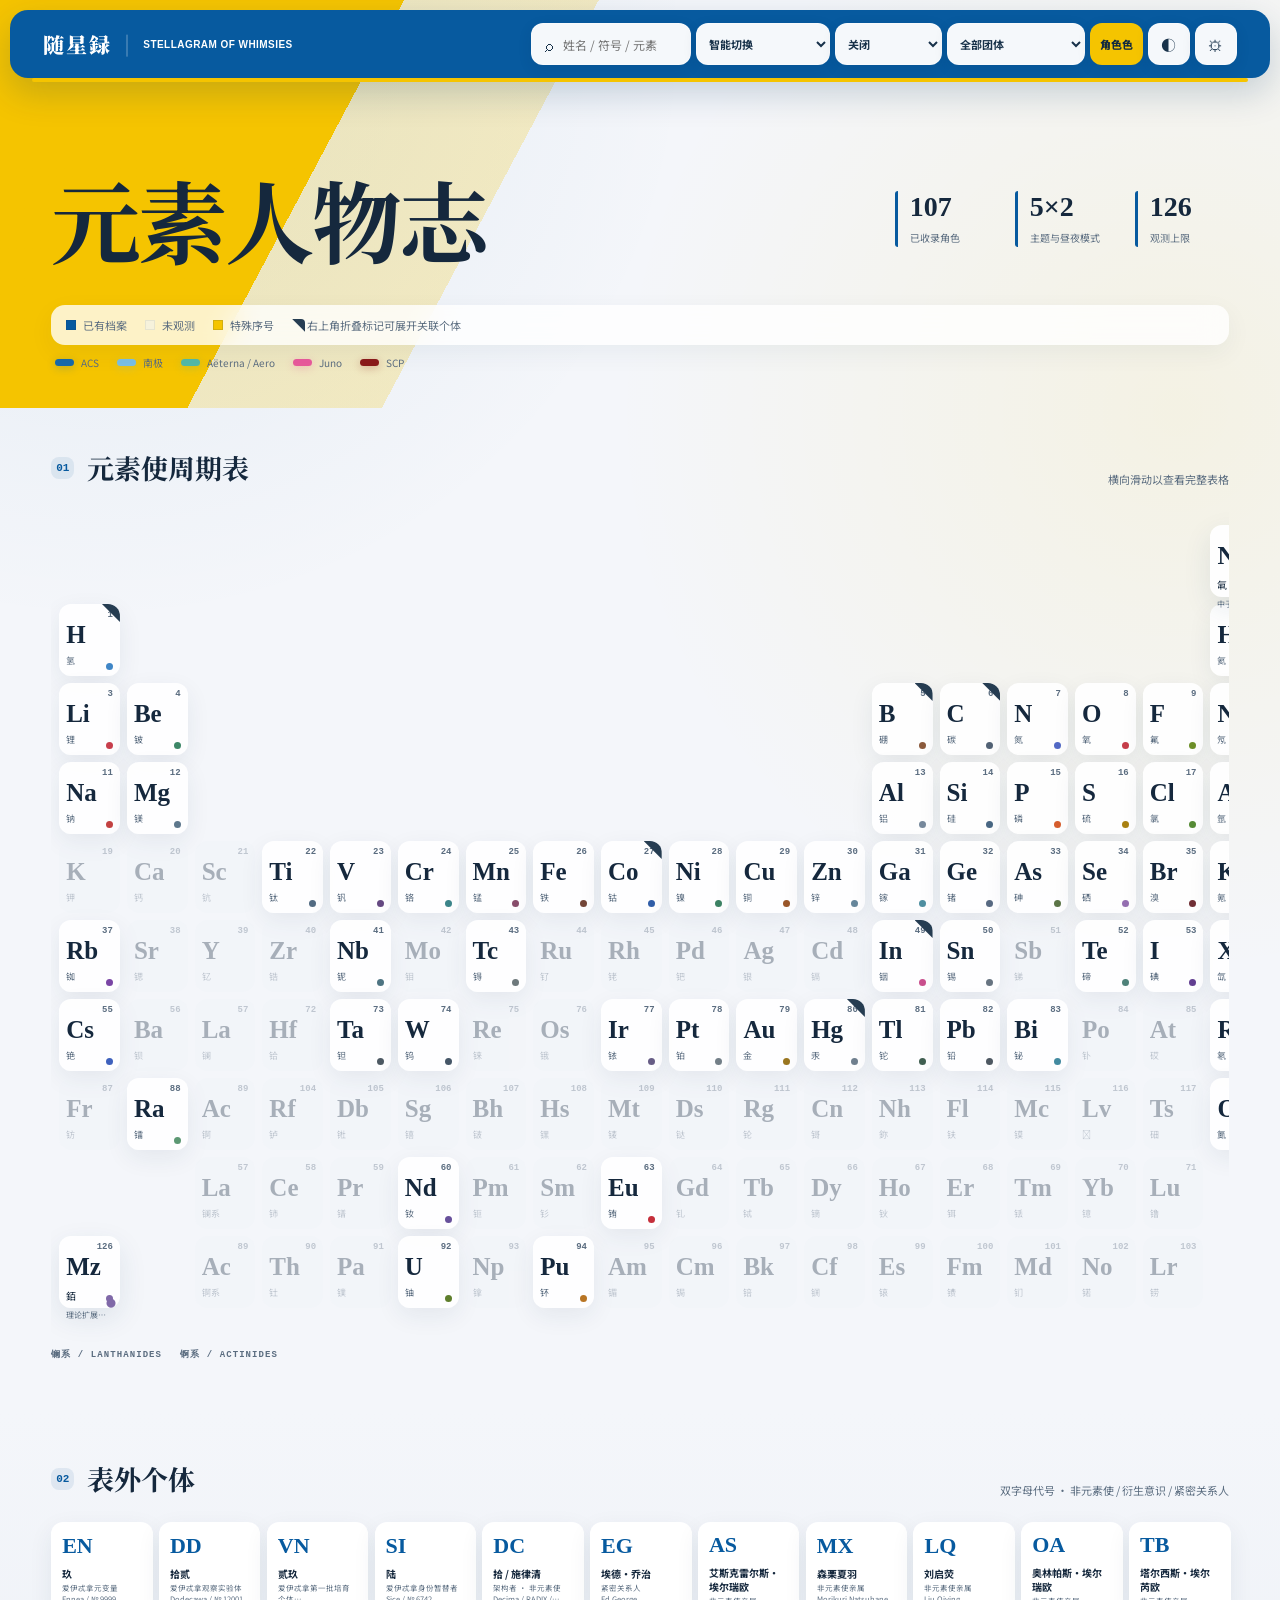
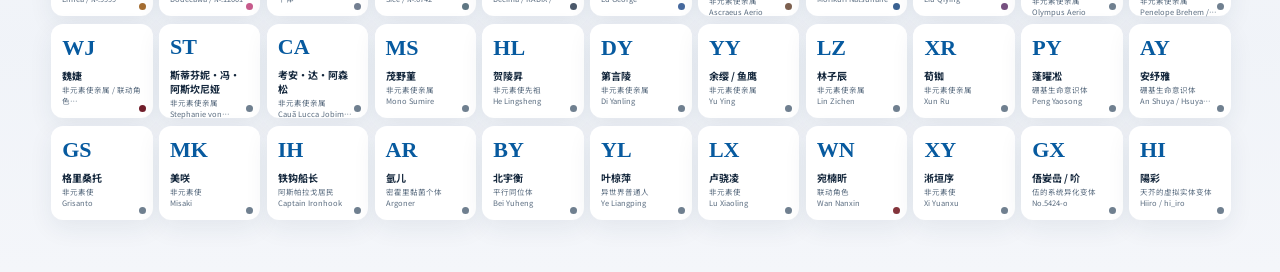
<file: index.html>
<!doctype html>
<html lang="zh-CN">
<head>
  <meta charset="utf-8">
  <meta name="viewport" content="width=device-width,initial-scale=1">
  <meta name="description" content="《随星录》元素使与关联人物交互设定集">
  <title>随星录 · 元素人物志</title>
  <link rel="stylesheet" href="styles.css?v=2.3">
</head>
<body data-theme="acs" data-mode="light">
  <header class="masthead">
    <a class="brand" href="#top" aria-label="返回顶部">
      <span class="brand-cn">随星録</span><span class="brand-divider">｜</span><span class="brand-en">STELLAGRAM OF WHIMSIES</span>
    </a>
    <nav class="toolbar" aria-label="显示设置">
      <label class="search"><span>⌕</span><input id="search" type="search" placeholder="姓名 / 符号 / 元素" autocomplete="off"></label>
      <label class="select-wrap">主题<select id="theme-select">
        <option value="smart">智能切换</option><option value="acs">ACS 档案馆</option>
        <option value="antarctic">南极观测站</option><option value="aero">Aëterna / Aero</option>
        <option value="juno">Juno / 甜蜜警戒</option><option value="scp">SCP / 基金会</option>
      </select></label>
      <label class="select-wrap">标记<select id="filter-select"><option value="off">关闭</option><option value="theme">主题归属</option><option value="gender">性别</option><option value="nation">国家 / 地区</option><option value="age">年龄段</option></select></label>
      <label class="select-wrap">团体<select id="group-select"><option value="all">全部团体</option></select></label>
      <button id="color-toggle" class="icon-btn text-btn active" type="button" aria-pressed="true">角色色</button>
      <button id="mode-toggle" class="icon-btn" type="button" aria-label="切换夜间模式">◐</button>
      <button id="debug-toggle" class="icon-btn" type="button" aria-label="进入调试模式">⚙</button>
    </nav>
  </header>

  <main id="top">
    <section class="hero">
      <div class="hero-grid">
        <div><h1>元素人物志</h1></div>
        <div class="hero-stats"><div><strong id="record-count">—</strong><span>已收录角色</span></div><div><strong>5×2</strong><span>主题与昼夜模式</span></div><div><strong>126</strong><span>观测上限</span></div></div>
      </div>
      <div id="legend" class="legend"><span><i class="dot active"></i>已有档案</span><span><i class="dot vacant"></i>未观测</span><span><i class="dot special"></i>特殊序号</span><span><b class="fold-key"></b> 右上角折叠标记可展开关联个体</span></div>
      <div class="theme-palette" aria-label="人物主题归属色卡"><span><i style="--swatch:#1769AA"></i>ACS</span><span><i style="--swatch:#79BFE5"></i>南极</span><span><i style="--swatch:#52B9A6"></i>Aëterna / Aero</span><span><i style="--swatch:#E85A9B"></i>Juno</span><span><i style="--swatch:#8B1A1A"></i>SCP</span></div>
    </section>

    <section class="table-section" aria-labelledby="table-title">
      <div class="section-head"><div><span class="index">01</span><h2 id="table-title">元素使周期表</h2></div><p>横向滑动以查看完整表格</p></div>
      <div class="table-scroll"><div id="periodic-table" class="periodic-table" role="grid" aria-label="元素使周期表"></div></div>
      <div class="series-label"><span>镧系 / LANTHANIDES</span><span>锕系 / ACTINIDES</span></div>
    </section>

    <section class="off-grid" aria-labelledby="off-title">
      <div class="section-head"><div><span class="index">02</span><h2 id="off-title">表外个体</h2></div><p>双字母代号 · 非元素使 / 衍生意识 / 紧密关系人</p></div>
      <div id="off-grid" class="off-grid-list"></div>
    </section>

  </main>

  <dialog id="profile-dialog" class="profile-dialog">
    <button class="dialog-close" type="button" aria-label="关闭">×</button>
    <div id="profile-content"></div>
  </dialog>
  <aside id="debug-bar" class="debug-bar" hidden><b>调试模式</b><span>可编辑空白元素与现有档案。</span><button id="add-off-grid" type="button">新增表外人物</button><button id="delete-entry" type="button">删除当前条目</button><button id="export-edits" type="button">导出修改 JS</button><button id="exit-debug" type="button">退出</button></aside>
  <div id="juno-floaters" class="juno-floaters" aria-hidden="true"></div>
  <div id="toast" class="toast" role="status" aria-live="polite"></div>
  <script src="data.js?v=2.3"></script>
  <script src="app.js?v=2.3"></script>
</body>
</html>
</file>
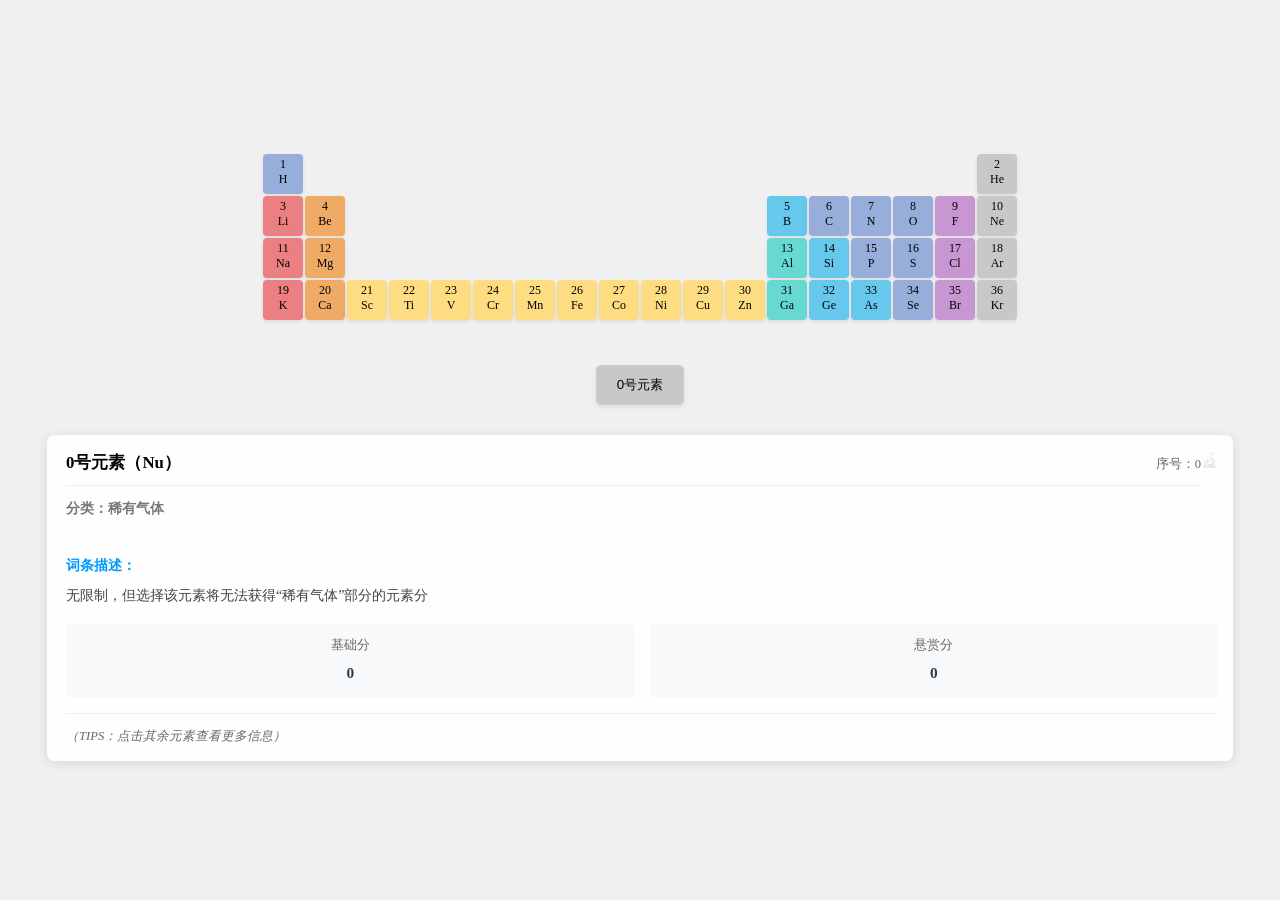
<file: 2025-elecon-table-new.html>
<html>
<head>
<style>
/* Basic */
body {
    min-height: 100vh;
    margin: 0;
    display: flex;
    flex-direction: column;
    justify-content: center;
    background: #f0f0f0;
}

.table-container {
    overflow-x: auto;
    padding: 20px;
    margin: 0 auto;
    max-width: 90vw;
}

.periodic-table {
    display: grid;
    grid-template-columns: repeat(18, 40px);
    gap: 2px;
    margin: 0 auto;
    border-radius: 8px;
    padding: 15px;
}

.element {
    aspect-ratio: 1;
    padding: 3px;
    text-align: center;
    font-size: 12px;
    border-radius: 4px;
    box-shadow: 0 2px 4px rgba(0,0,0,0.08);
    transition: all 0.2s;
    position: relative;
    cursor: pointer;
}

.alkali-metal { background: rgb(236,127,130); }
.alkaline-earth { background: rgb(239,170,102); }
.transition-metal { background: rgb(254,221,130); }
.post-transition { background: rgb(104,217,210); }
.metalloid { background: rgb(102,200,236); }
.nonmetal { background: rgb(151,174,219); }
.halogen { background: rgb(200,150,210); }
.noble-gas { background: rgb(200,200,200); }

.element::after {
    content: attr(data-category);
    position: absolute;
    bottom: calc(100% + 8px);
    left: 50%;
    transform: translateX(-50%);
    background: rgba(0,0,0,0.9);
    color: white;
    padding: 6px 10px;
    border-radius: 4px;
    font-size: 12px;
    white-space: nowrap;
    opacity: 0;
    transition: opacity 0.2s;
    pointer-events: none;
    box-shadow: 0 2px 8px rgba(0,0,0,0.2);
}

.element::before {
    content: '';
    position: absolute;
    bottom: calc(100% + 2px);
    left: 50%;
    border: 5px solid transparent;
    border-top-color: rgba(0,0,0,0.9);
    transform: translateX(-50%);
    opacity: 0;
    transition: opacity 0.2s;
}

.element:hover::after,
.element:hover::before {
    opacity: 1;
}

.element > br {
    display: block;
    margin: 2px 0;
    line-height: 1.2;
}

#info-box {
    width: 90%;
    min-height: 60px;
    margin: 20px auto;
    padding: 15px;
    background: rgba(255,255,255,0.95);
    border-radius: 8px;
    box-shadow: 0 2px 12px rgba(0,0,0,0.1);
    transition: all 0.3s ease;
    border-left: 4px solid transparent;
    font-size: 14px;
    line-height: 1.6;
}

#info-box::before {
    content: '🔬';
    float: right;
    opacity: 0.2;
}

.element.active {
    transform: scale(1.08);
    z-index: 10;
    box-shadow: 0 4px 12px rgba(0,0,0,0.2);
}

.info-header {
    display: flex;
    justify-content: space-between;
    align-items: center;
    border-bottom: 1px solid #eee;
    padding-bottom: 8px;
    margin-bottom: 12px;
}

.info-header h3 {
    margin: 0;
    font-size: 1.2em;
}

.atomic-number {
    color: #666;
    font-size: 0.9em;
}

.metrics-container {
    display: grid;
    grid-template-columns: repeat(2, 1fr);
    gap: 15px;
    margin: 15px 0;
}

.metric {
    background: #f8f9fa;
    padding: 12px;
    border-radius: 6px;
    text-align: center;
}

.metric label {
    display: block;
    color: #666;
    font-size: 0.9em;
    margin-bottom: 6px;
}

.metric .value {
    font-weight: bold;
    font-size: 1.1em;
    color: #2c3e50;
}

.remark {
    border-top: 1px solid #eee;
    padding-top: 12px;
}

.remark label {
    color: #666;
    font-size: 0.9em;
    font-style: italic;
}

.info-section label {
    color: rgb(0,154,255);
    font-weight: bold;
}

.info-section p {
    margin: 8px 0 0 0;
    color: #444;
}

.bounty-condition label {
    color: rgb(241,0,255);
    font-weight: bold;
}

.bounty-condition p {
    margin: 8px 0 0 0;
    color: #444;
}

.info-category {
    margin: 12px 0;
    font-weight: bold;
}

.category-metal { color: rgb(223, 42, 46); }
.category-nonmetal { color: rgb(0, 74, 255); }
.category-noble-gas { color: rgb(120, 120, 120); }

/* 新增按钮样式 */
#reset-to-zero {
    display: block;
    margin: 10px auto;
    padding: 10px 20px;
    background-color: rgb(200,200,200); /* 与稀有气体背景颜色一致 */
    border: 1px solid #ccc;
    border-radius: 5px;
    cursor: pointer;
    box-shadow: 0 2px 4px rgba(0,0,0,0.08); /* 与稀有气体阴影一致 */
}
</style>
</head>
<body>

<div class="table-container">
<div class="periodic-table">
    <!-- 第1周期 -->
    <div class="element nonmetal" data-period="1" style="grid-column:1" data-category="非金属(可作金属用)" title="氢">1<br>H</div>
    <div class="element noble-gas" data-period="1" style="grid-column:18" data-category="稀有气体" title="氦">2<br>He</div>

    <!-- 第2周期 -->
    <div class="element alkali-metal" data-period="2" style="grid-column:1" data-category="金属" title="锂">3<br>Li</div>
    <div class="element alkaline-earth" data-period="2" style="grid-column:2" data-category="金属" title="铍">4<br>Be</div>
    <div style="grid-column:3/13; grid-row:2"></div>
    <div class="element metalloid" data-period="2" style="grid-column:13" data-category="非金属" title="硼">5<br>B</div>
    <div class="element nonmetal" data-period="2" style="grid-column:14" data-category="非金属" title="碳">6<br>C</div>
    <div class="element nonmetal" data-period="2" style="grid-column:15" data-category="非金属" title="氮">7<br>N</div>
    <div class="element nonmetal" data-period="2" style="grid-column:16" data-category="非金属" title="氧">8<br>O</div>
    <div class="element halogen" data-period="2" style="grid-column:17" data-category="非金属" title="氟">9<br>F</div>
    <div class="element noble-gas" data-period="2" style="grid-column:18" data-category="稀有气体" title="氖">10<br>Ne</div>

    <!-- 第3周期 -->
    <div class="element alkali-metal" data-period="3" style="grid-column:1" data-category="金属" title="钠">11<br>Na</div>
    <div class="element alkaline-earth" data-period="3" style="grid-column:2" data-category="金属" title="镁">12<br>Mg</div>
    <div style="grid-column:3/13; grid-row:3"></div>
    <div class="element post-transition" data-period="3" style="grid-column:13" data-category="金属" title="铝">13<br>Al</div>
    <div class="element metalloid" data-period="3" style="grid-column:14" data-category="非金属" title="硅">14<br>Si</div>
    <div class="element nonmetal" data-period="3" style="grid-column:15" data-category="非金属" title="磷">15<br>P</div>
    <div class="element nonmetal" data-period="3" style="grid-column:16" data-category="非金属" title="硫">16<br>S</div>
    <div class="element halogen" data-period="3" style="grid-column:17" data-category="非金属" title="氯">17<br>Cl</div>
    <div class="element noble-gas" data-period="3" style="grid-column:18" data-category="稀有气体" title="氩">18<br>Ar</div>

    <!-- 第4周期 -->
    <div class="element alkali-metal" data-period="4" style="grid-column:1" data-category="金属" title="钾">19<br>K</div>
    <div class="element alkaline-earth" data-period="4" style="grid-column:2" data-category="金属" title="钙">20<br>Ca</div>
    <div class="element transition-metal" data-period="4" style="grid-column:3" data-category="金属" title="钪">21<br>Sc</div>
    <div class="element transition-metal" data-period="4" style="grid-column:4" data-category="金属" title="钛">22<br>Ti</div>
    <div class="element transition-metal" data-period="4" style="grid-column:5" data-category="金属" title="钒">23<br>V</div>
    <div class="element transition-metal" data-period="4" style="grid-column:6" data-category="金属" title="铬">24<br>Cr</div>
    <div class="element transition-metal" data-period="4" style="grid-column:7" data-category="金属" title="锰">25<br>Mn</div>
    <div class="element transition-metal" data-period="4" style="grid-column:8" data-category="金属" title="铁">26<br>Fe</div>
    <div class="element transition-metal" data-period="4" style="grid-column:9" data-category="金属" title="钴">27<br>Co</div>
    <div class="element transition-metal" data-period="4" style="grid-column:10" data-category="金属" title="镍">28<br>Ni</div>
    <div class="element transition-metal" data-period="4" style="grid-column:11" data-category="金属" title="铜">29<br>Cu</div>
    <div class="element transition-metal" data-period="4" style="grid-column:12" data-category="金属" title="锌">30<br>Zn</div>
    <div class="element post-transition" data-period="4" style="grid-column:13" data-category="金属" title="镓">31<br>Ga</div>
    <div class="element metalloid" data-period="4" style="grid-column:14" data-category="金属" title="锗">32<br>Ge</div>
    <div class="element metalloid" data-period="4" style="grid-column:15" data-category="非金属" title="砷">33<br>As</div>
    <div class="element nonmetal" data-period="4" style="grid-column:16" data-category="非金属" title="硒">34<br>Se</div>
    <div class="element halogen" data-period="4" style="grid-column:17" data-category="非金属" title="溴">35<br>Br</div>
    <div class="element noble-gas" data-period="4" style="grid-column:18" data-category="稀有气体" title="氪">36<br>Kr</div>
</div>
</div>
<button id="reset-to-zero">0号元素</button>
<div id="info-box">
    <div class="info-header">
        <h3>0号元素（Nu）</h3>
        <span class="atomic-number">序号：0</span>
    </div>
    <div class="info-category" style="color: rgb(120, 120, 120)">
        分类：稀有气体
    </div>
    <br>
    <div class="info-section">
        <label>词条描述：</label>
        <p>无限制，但选择该元素将无法获得“稀有气体”部分的元素分</p>
    </div>
    <div class="metrics-container">
        <div class="metric">
            <label>基础分</label>
            <div class="value">0</div>
        </div>
        <div class="metric">
            <label>悬赏分</label>
            <div class="value">0</div>
        </div>
    </div>
    <div class="remark">
        <label>（TIPS：点击其余元素查看更多信息）</label>
    </div>
</div>

<script>
document.addEventListener('DOMContentLoaded', () => {
    const infoBox = document.getElementById('info-box');
    const elements = document.querySelectorAll('.element');
    const initialInfoHTML = infoBox.innerHTML;

    const elementsData = {
        'H': {
            entryDescription: '文章主题与“起源”有关',
            bountyCondition: '文章类型为层级，且须带有“<a href="https://backrooms-wiki-cn.wikidot.com/system:page-tags/tag/c1%E6%8A%A5%E5%91%8A#pages" target="_blank">c1报告</a>”标签',
            weightCoefficient: 2,
            weightScore: 3,
            remark: '宇宙的起源。后室的起源。C层群的起源。'
        },
        'He': {
            entryDescription: '文章总字数（包括代码）在4003字符及以下',
            bountyCondition: '文章总字数（包括代码）在1008字符及以下',
            weightCoefficient: 1,
            weightScore: 5,
            remark: 'He原子量约为4.003，H原子量约为1.008。'
        },
        'Li': {
            entryDescription: '文章与“<a href="https://backrooms-wiki-cn.wikidot.com/the-e-p-b" target="_blank">正电子科技公司</a>”“<a href="https://backrooms-wiki-cn.wikidot.com/pallas-research-institute" target="_blank">帕拉斯研究所</a>” 或“<a href="https://backrooms-wiki-cn.wikidot.com/backrooms-robotics" target="_blank">后室机器人科技</a>”相关联',
            bountyCondition: '文章中不能出现晚于2000年的电子产品',
            weightCoefficient: 3,
            weightScore: 4,
            remark: '据非官方报告，后室中生产的80%的锂电池使用了E.P.B.的技术专利。'
        },
        'Be': {
            entryDescription: '文章带有“毒性”或“矿物关联”标签',
            bountyCondition: '文章与“<a href="https://backrooms-wiki-cn.wikidot.com/un-masked-canon-hub" target="_blank">揭开假面设定</a>”相关联',
            weightCoefficient: 4,
            weightScore: 2,
            remark: '铍的名字源于绿柱石；铍和其多数简单化合物有剧毒。'
        },
        'B': {
            entryDescription: '文章与至少3个层级<b>或</b>至少2个实体有紧密关联<i>（每个对象在文章中出现的次数不少于5次，下同）</i>',
            bountyCondition: '文章与至少3个层级<b>和</b>至少2个实体有紧密关联',
            weightCoefficient: 5,
            weightScore: 3,
            remark: '硼烷骨架中，相邻的3个硼原子通过共享2个电子形成三中心两电子键。'
        },
        'C': {
            entryDescription: '文章与C层群有关，且具有下列任一标签：人类关联、动物关联、植物关联、生化',
            bountyCondition: '文章中不出现任何地球上已知的生物（包括人类）',
            weightCoefficient: 6,
            weightScore: 4,
            remark: '生命的骨架元素。（C层群=碳层群？）'
        },
        'N': {
            entryDescription: '文章中强制出现一张空白透明的插图，大小和分辨率可自定。<i>（注：.png格式，全图填充为rgba(0, 0, 0, 0)色号）</i>',
            bountyCondition: '文章与N层群（日文分部）有关',
            weightCoefficient: 7,
            weightScore: 2.5,
            remark: '“这是一张纯净氮气的照片。”（N层群=氮层群？）'
        },
        'O': {
            entryDescription: '文章带有“生存难度宜居”标签',
            bountyCondition: '文章中除主角死亡外出现的所有角色全部存活',
            weightCoefficient: 8,
            weightScore: 2,
            remark: '人类赖以生存的气体，但浓度过高也会致命。'
        },
        'F': {
            entryDescription: '文章带有“生存难度死区”标签',
            bountyCondition: '文章中除主角外出现的所有角色全部非正常死亡',
            weightCoefficient: 9,
            weightScore: 3,
            remark: '令无数化学家命丧其手的死亡元素，最终被法国人莫瓦桑征服。'
        },
        'Ne': {
            entryDescription: '文章具有“科幻”标签',
            bountyCondition: '文章隶属“<a href="https://backrooms-wiki-cn.wikidot.com/simulation-canon" target="_blank">拟态设定</a>”，且所述内容隶属于第五纪元（公元3000-5000年）',
            weightCoefficient: 2,
            weightScore: 5,
            remark: '赛博朋克：视觉美学下的霓虹（Neon）浪潮。'
        },
        'Na': {
            entryDescription: '文章中出现一段激烈的冲突剧情',
            bountyCondition: '文章与<a href="https://backrooms-wiki-cn.wikidot.com/level-11" target="_blank">Level 11</a>或<a href="https://backrooms-wiki-cn.wikidot.com/level-c-11" target="_blank">Level C-11</a>有关',
            weightCoefficient: 4,
            weightScore: 1,
            remark: '“浮熔游响红。”'
        },
        'Mg': {
            entryDescription: '文章出现与魔鬼有关的要素',
            bountyCondition: '文章中出现<a href="https://backrooms-wiki-cn.wikidot.com/the-m-e-g" target="_blank">M.E.G.</a>，并扮演反派角色',
            weightCoefficient: 5,
            weightScore: 2,
            remark: '早期镁因易燃特性曾被用作“燃烧镜”材料，但因难以储存，一度被称为“魔鬼”金属。（不是因为拼音首字母“MG”！）'
        },
        'Al': {
            entryDescription: '文章与地球或前厅有关',
            bountyCondition: '文章为前厅的子层级、房间或散乱报告集（可参考：<a href="https://backrooms-wiki-cn.wikidot.com/gutenberg-cap" target="_blank">古登堡之都</a>）',
            weightCoefficient: 6,
            weightScore: 4,
            remark: '“氧硅铝铁钙”，铝是地壳中排行第一的金属。'
        },
        'Si': {
            entryDescription: '文章具有“计算机”标签',
            bountyCondition: '文章类型为实体，且须具有“智能”标签',
            weightCoefficient: 7,
            weightScore: 2,
            remark: '具有智能的机器人能被称作硅基生命吗？'
        },
        'P': {
            entryDescription: '文章为（或包含）一则怪谈',
            bountyCondition: '文章具有“中华”标签',
            weightCoefficient: 8,
            weightScore: 1.5,
            remark: '“那墓地里的森森白骨上，竟燃起了诡异的磷火……”'
        },
        'S': {
            entryDescription: '文章中出现与以下任一词汇有关的伏笔并回收：火山、火药或火盐',
            bountyCondition: '文章中出现时间线闭环',
            weightCoefficient: 9,
            weightScore: 3,
            remark: '一硫二硝三木炭。'
        },
        'Cl': {
            entryDescription: '文章出现海洋的概念，且所有内容情节发生在“海洋”中或“海面”上',
            bountyCondition: '上述条件中的“海洋”环境不能是真实的海洋，须是比喻或抽象的“海洋”（如“岩浆海”“狄拉克之海”“索拉里斯之海”）',
            weightCoefficient: 10,
            weightScore: 3,
            remark: '氯度是衡量海水组成的重要参数之一。'
        },
        'Ar': {
            entryDescription: '除达成其他元素词条的强制条件外，文章不使用任何额外配图',
            bountyCondition: '在上述条件下，文章还需遵循<a href="https://backrooms-wiki-cn.wikidot.com/2024-original-point-contest" target="_blank">一元复始竞赛</a>的竞赛规则。（违规不会取消参赛资格，仅影响此词条的判定）',
            weightCoefficient: 3,
            weightScore: 5,
            remark: '作者像氩气一样“懒惰”，以至于图片都懒得找——代码也不想敲。'
        },
        'K': {
            entryDescription: '文章与一篇<a href="https://backrooms-wiki-cn.wikidot.com/contest-archive-cn" target="_blank">历年竞赛</a>的冠军相关',
            bountyCondition: '文章同时与一篇历年竞赛的第三名相关',
            weightCoefficient: 5,
            weightScore: 3,
            remark: '1.“钾钙钠镁铝，锌铁锡铅氢，铜汞银铂金。”  2.“锂钠钾铷铯钫。”'
        },
        'Ca': {
            entryDescription: '文章带有“洞穴”标签，且生存难度等级为0、1或2',
            bountyCondition: '文章为任一<a href="https://backrooms-wiki-cn.wikidot.com/system:page-tags/tag/%E6%B4%9E%E7%A9%B4#pages" target="_blank">洞穴层级</a>的子区集',
            weightCoefficient: 6,
            weightScore: 1.5,
            remark: '洞穴里钟乳石等多种矿物的主要成分是碳酸钙。'
        },
        'Sc': {
            entryDescription: '文章中出现不完整的档案记录，且具有“格式错乱”标签',
            bountyCondition: '文章与<a href="https://backrooms-wiki-cn.wikidot.com/system:page-tags/tag/%E7%BE%A4%E5%B2%9B%E8%AE%BE%E5%AE%9A#pages" target="_blank">群岛设定</a>相关联',
            weightCoefficient: 6.5,
            weightScore: 1.5,
            remark: '钪稀散地分布于各种矿物中，恰如这残缺的线索一般难以捉摸。'
        },
        'Ti': {
            entryDescription: '文章与太空或航天技术有关，且具有“<a href="https://backrooms-wiki-cn.wikidot.com/system:page-tags/tag/%E4%BA%BA%E7%B1%BB%E5%A4%A9%E6%96%87%E5%AD%A6%E7%AE%A1%E7%90%86%E5%B1%80#pages" target="_blank">人类天文学管理局</a>”标签',
            bountyCondition: '文章与<a href="https://backrooms-wiki-cn.wikidot.com/level-78" target="_blank">Level 78</a>, <a href="https://backrooms-wiki-cn.wikidot.com/level-c-24" target="_blank">Level 110 (C-24)</a>或<a href="https://backrooms-wiki-cn.wikidot.com/level-599" target="_blank">Level 599</a>相关联',
            weightCoefficient: 6.5,
            weightScore: 2,
            remark: '钛被称为航天金属。'
        },
        'V': {
            entryDescription: '文章包含一篇神话故事',
            bountyCondition: '文章带有“故事”标签，且包含一篇已有神话故事的新编',
            weightCoefficient: 6.5,
            weightScore: 3.5,
            remark: '钒的名称Vanadium源自北欧神话中的女神 Vanadis。'
        },
        'Cr': {
            entryDescription: '文章中不出现任何描写颜色的词语',
            bountyCondition: '文章与<a href="https://backrooms-wiki-cn.wikidot.com/level-c-5" target="_blank">Level C-5</a>有紧密关联<i>（对象出现次数不少于5次）</i>',
            weightCoefficient: 6.5,
            weightScore: 4.5,
            remark: '纵使化合物色彩缤纷，金属铬仍留银灰本色。'
        },
        'Mn': {
            entryDescription: '文章中出现了不少于7处脚注',
            bountyCondition: '文章具有不少于7个附录',
            weightCoefficient: 6.5,
            weightScore: 3.5,
            remark: '锰元素的最高价态是+7价。'
        },
        'Fe': {
            entryDescription: '文章中描述一种“吸引”现象或关系',
            bountyCondition: '文章带有“<a href="https://backrooms-wiki-cn.wikidot.com/system:page-tags/tag/%E9%93%81%E6%8B%B3" target="_blank">铁拳</a>”标签',
            weightCoefficient: 6.5,
            weightScore: 4,
            remark: '铁具有铁磁性，能被磁铁吸引。'
        },
        'Co': {
            entryDescription: '文章使用“<a href="https://backrooms-wiki-cn.wikidot.com/theme:aero-glass" target="_blank">Aero Glass</a>”版式',
            bountyCondition: '全文文本描述中不出现任意 “蓝色”以外的颜色要素',
            weightCoefficient: 6.5,
            weightScore: 2.5,
            remark: '钴离子能使玻璃变蓝。'
        },
        'Ni': {
            entryDescription: '以“欺骗”为文章主题写作',
            bountyCondition: '文章为层级，且包含“宜居欺骗”或“死区欺骗”的情节',
            weightCoefficient: 6.5,
            weightScore: 1,
            remark: '中世纪欧洲矿工在开采红砷镍矿，误以为它是含铜矿物，但始终无法提炼出铜，认为是被“恶魔”（Nickel）欺骗。'
        },
        'Cu': {
            entryDescription: '在文章中描写一场祭祀活动',
            bountyCondition: '文章与“<a href="https://backrooms-wiki-cn.wikidot.com/the-lost" target="_blank">失落一族</a>”相关联',
            weightCoefficient: 6.5,
            weightScore: 1,
            remark: '铜曾用作铸造祭祀用的礼器。'
        },
        'Zn': {
            entryDescription: '在文章中引用一段中国古籍（明代及以前）中的话',
            bountyCondition: '全文用文言文写作，也包括古诗文（古体诗、近体诗、词、曲）的形式',
            weightCoefficient: 6.5,
            weightScore: 5,
            remark: '“凡倭铅（锌）古书本无之，乃近世所立名色。”——《天工开物》[明] 宋应星'
        },
        'Ga': {
            entryDescription: '文章与<a href="https://backrooms-wiki-cn.wikidot.com/level-75" target="_blank">Level 75</a>（“镓洞”）紧密关联<i>（对象出现次数不少于5次）</i>',
            bountyCondition: '文章不出现“镓”“Ga”“Gallium”及其他同义字词，且不带有“洞穴”标签',
            weightCoefficient: 7,
            weightScore: 3,
            remark: '字面意思：镓是一种熔点很低的金属，洞是一种常见的地质结构。'
        },
        'Ge': {
            entryDescription: '文章描述一种“预言”并成功应验',
            bountyCondition: '文章隶属“<a href="https://backrooms-wiki-cn.wikidot.com/backrooms-conspiracy" target="_blank">后室阴谋论</a>”设定',
            weightCoefficient: 8,
            weightScore: 3,
            remark: '门捷列夫预言中的“类硅”元素，被温克勒所验证。'
        },
        'As': {
            entryDescription: '文章（或档案）表现出明显的篡改痕迹，且使用“修正”生存难度',
            bountyCondition: '档案拥有不少于三个修改的版本',
            weightCoefficient: 9,
            weightScore: 3,
            remark: '“信口雌黄”中的“雌黄”指的是三硫化二砷。'
        },
        'Se': {
            entryDescription: '文章中出现两个（或以上）“月亮”的意象',
            bountyCondition: '文章带有“神性”或“rede实体”标签',
            weightCoefficient: 10,
            weightScore: 2,
            remark: '“硒”的名字Selenium源于希腊神话中的月亮女神Selene，她曾被罗马神话中的月亮女神Luna吞并。'
        },
        'Br': {
            entryDescription: '文章与其他世界观分支下的后室（包括但不限于Fandom 后室中文维基或阈限档案）有关，且需要带有“crossover”标签',
            bountyCondition: '文章同时与SCP基金会相关联',
            weightCoefficient: 11,
            weightScore: 5,
            remark: '前管理员Cambrian White曾调侃：为什么后室（BR）有两大主要站点？因为溴（Br₂）是双原子分子！'
        },
        'Kr': {
            entryDescription: '文章带有“隐秘系列”标签',
            bountyCondition: '文章不能带有“层级”标签',
            weightCoefficient: 4,
            weightScore: 3,
            remark: '“氪”的名字Krypton源于希腊语“κρυπτός”（kryptós），意为“隐藏的”或“秘密的”。（与超人的氪石无关！与氪金 [課金] 无关！）'
        },
    };

    function handleElementClick(event) {
        elements.forEach(el => el.classList.remove('active'));
        const element = event.currentTarget;
        element.classList.add('active');
        const category = element.dataset.category;
        const name = element.title;
        const symbol = element.querySelector('br').nextSibling.textContent;
        const number = element.firstChild.textContent;
        const categoryColorMap = {
            '金属': 'category-metal',
            '非金属': 'category-nonmetal',
            '稀有气体': 'category-noble-gas'
        };
        const data = elementsData[symbol] || {};
        infoBox.innerHTML = `
            <div class="info-header">
                <h3>${element.title}（${symbol}）</h3>
                <span class="atomic-number">序号：${element.firstChild.textContent}</span>
            </div>
            <div class="info-category ${categoryColorMap[category] || ''}">
                分类：${category}
            </div>
            <br>
            <div class="info-section">
                <label>词条描述：</label>
                <p>${data.entryDescription || '暂无描述'}</p>
            </div>
            ${data.bountyCondition ? `
            <br>
            <div class="bounty-condition">
                <label>悬赏条件：</label>
                <p>${data.bountyCondition}</p>
            </div>
            ` : ''}
            <div class="metrics-container">
                <div class="metric">
                    <label>基础分</label>
                    <div class="value">${data.weightCoefficient || '-'}</div>
                </div>
                <div class="metric">
                    <label>悬赏分</label>
                    <div class="value">${data.weightScore || '-'}</div>
                </div>
            </div>
            <div class="remark">
                <label>${data.remark || '无特殊备注'}</label>
            </div>
        `;
    }

    elements.forEach(element => {
        element.addEventListener('click', handleElementClick);
    });

    // 新增：点击“0号元素”按钮重置
    const resetButton = document.getElementById('reset-to-zero');
    resetButton.addEventListener('click', () => {
        elements.forEach(el => el.classList.remove('active'));
        infoBox.innerHTML = initialInfoHTML;
    });
});
</script>

</body>
</html>
</file>
<file: styles.css>
@import url('https://fonts.googleapis.com/css2?family=Noto+Sans+SC:wght@400;500;700;900&family=Noto+Serif+SC:wght@700;900&display=swap');
:root{--bg:#f4f6fa;--surface:#ffffff;--surface-2:#edf1f7;--ink:#15283d;--muted:#5b6d80;--line:rgba(26,57,89,.16);--accent:#075a9f;--accent-2:#f5c400;--on-accent:#fff;--card:#fff;--glass:rgba(255,255,255,.84);--radius:12px;--shadow:0 18px 48px rgba(20,47,78,.12);--font:"Noto Sans SC","Microsoft YaHei",sans-serif}
body[data-theme="antarctic"]{--bg:#e8f3fb;--surface:#f9fcff;--surface-2:#d9eaf6;--ink:#102c48;--muted:#526f88;--line:rgba(33,83,124,.16);--accent:#17699f;--accent-2:#8bc8e8;--on-accent:#fff;--card:#f7fbff;--radius:15px;--shadow:0 20px 54px rgba(15,61,96,.13)}
body[data-theme="aero"]{--bg:#dceff5;--surface:rgba(249,254,255,.58);--surface-2:rgba(209,235,242,.48);--ink:#153b4d;--muted:#496b78;--line:rgba(255,255,255,.66);--accent:#087f9f;--accent-2:#58a64b;--on-accent:#fff;--card:rgba(255,255,255,.42);--glass:rgba(255,255,255,.36);--radius:24px;--shadow:0 24px 64px rgba(21,85,108,.16),inset 0 1px 0 rgba(255,255,255,.92)}
body[data-theme="juno"]{--bg:#fff0f6;--surface:#fffafd;--surface-2:#ffd7e8;--ink:#4c2639;--muted:#91677b;--line:#eda9c7;--accent:#f14f96;--accent-2:#ffd32a;--card:#fff8fc;--radius:12px;--shadow:0 18px 45px rgba(219,62,132,.2)}
body[data-theme="scp"]{--bg:#e9e9e7;--surface:#f8f8f5;--surface-2:#d9d9d5;--ink:#202020;--muted:#626262;--line:#a8a8a4;--accent:#8b1a1a;--accent-2:#111;--card:#f4f4f1;--radius:0;--shadow:8px 10px 0 rgba(0,0,0,.18)}
body[data-mode="dark"]{--bg:#081421;--surface:#112438;--surface-2:#192e45;--ink:#f1f6fb;--muted:#b0bfd0;--line:rgba(185,211,235,.18);--accent:#70b9ee;--accent-2:#f0c933;--on-accent:#071522;--card:#12273b;--glass:rgba(13,32,51,.84);--shadow:0 22px 60px rgba(0,0,0,.38)}
body[data-theme="antarctic"][data-mode="dark"]{--bg:#061625;--surface:#0c263b;--surface-2:#14344d;--ink:#f2f9ff;--muted:#aac2d5;--line:rgba(155,202,232,.2);--accent:#73b9e2;--accent-2:#356f98;--on-accent:#071522;--card:#0e2940}
body[data-theme="aero"][data-mode="dark"]{--bg:#071b26;--surface:rgba(16,43,57,.64);--surface-2:rgba(31,68,82,.52);--ink:#f2fbff;--muted:#b2ccd5;--line:rgba(211,242,255,.2);--accent:#67c9df;--accent-2:#79ba68;--on-accent:#071820;--card:rgba(17,48,63,.46);--glass:rgba(12,42,56,.46)}
body[data-theme="juno"][data-mode="dark"]{--bg:#260f1d;--surface:#351426;--surface-2:#572039;--ink:#fff3f9;--muted:#dca8be;--line:#74344f;--accent:#ff72ae;--accent-2:#ebc83b;--card:#39162a}
body[data-theme="scp"][data-mode="dark"]{--bg:#111;--surface:#1e1e1d;--surface-2:#2b2b29;--ink:#f0f0ec;--muted:#aaa;--line:#555;--accent:#d04444;--accent-2:#eee;--card:#20201f;--shadow:8px 10px 0 #000}
*{box-sizing:border-box}html{scroll-behavior:smooth}body{margin:0;background:var(--bg);color:var(--ink);font-family:var(--font);transition:background .35s,color .35s}button,input,select{font:inherit}.masthead{min-height:78px;position:sticky;top:0;z-index:100;display:flex;align-items:center;justify-content:space-between;gap:24px;padding:12px clamp(18px,4vw,68px);background:#07589c;color:#fff;border-bottom:8px solid #ffd43b;box-shadow:0 5px 16px rgba(0,36,76,.25)}.brand{color:inherit;display:flex;gap:11px;align-items:center;text-decoration:none;flex:0 0 auto}.brand-mark{display:grid;place-items:center;width:42px;height:42px;background:#ffd43b;color:#07589c;font:900 24px Georgia;border-radius:2px}.brand b{display:block;letter-spacing:.11em;font-size:14px}.brand small{display:block;color:rgba(255,255,255,.76);font-size:9px;letter-spacing:.16em;margin-top:3px}.toolbar{position:relative;z-index:105;display:flex;gap:8px;align-items:center;justify-content:flex-end}.toolbar>*{position:relative;z-index:106;pointer-events:auto}.search{display:flex;gap:8px;align-items:center;background:#fff;color:#24384c;border:1px solid rgba(255,255,255,.55);height:40px;padding:0 12px;border-radius:3px}.search input{border:0;outline:0;background:transparent;color:inherit;width:150px}.select-wrap{font-size:11px;color:#fff;display:flex;align-items:center;gap:5px;white-space:nowrap}.select-wrap select,.icon-btn{height:40px;border:1px solid rgba(255,255,255,.5);background:#fff;color:#18324a;border-radius:3px;padding:0 9px;cursor:pointer}.icon-btn{min-width:40px;font-size:17px}.text-btn{font-size:11px;width:auto}.text-btn.active{background:#ffd43b;color:#102b47;border-color:#ffd43b;font-weight:800}.hero,.table-section,.off-grid{max-width:1500px;margin:auto;padding-left:clamp(18px,4vw,68px);padding-right:clamp(18px,4vw,68px)}.hero{max-width:none;padding-top:64px;padding-bottom:34px;background:linear-gradient(115deg,#ffd43b 0 33%,transparent 33%)}.hero>*,.hero-grid{max-width:1364px;margin-left:auto;margin-right:auto}.eyebrow{font-size:11px;color:var(--accent);font-weight:900;letter-spacing:.17em}.hero-grid{display:grid;grid-template-columns:1fr auto;gap:48px;align-items:end;border-bottom:1px solid var(--line);padding:20px 0 34px}.hero h1{font:700 clamp(44px,7vw,90px)/.95 Georgia,"Noto Serif SC",serif;margin:0 0 22px;letter-spacing:-.05em}.hero p{font-size:15px;line-height:1.85;max-width:680px;color:var(--muted);margin:0}.hero-stats{display:flex;gap:26px}.hero-stats div{min-width:94px;border-left:4px solid var(--accent);padding-left:12px}.hero-stats strong{display:block;font:700 28px Georgia}.hero-stats span{color:var(--muted);font-size:10px}.legend{display:flex;flex-wrap:wrap;gap:18px;margin-top:18px;color:var(--muted);font-size:11px}.dot{display:inline-block;width:10px;height:10px;margin-right:7px;border:1px solid var(--line)}.dot.active{background:var(--accent)}.dot.vacant{background:var(--surface-2);opacity:.45}.dot.special{background:var(--accent-2)}.table-section,.off-grid{padding-top:46px;padding-bottom:52px}.section-head{display:flex;align-items:end;justify-content:space-between;margin-bottom:24px}.section-head>div{display:flex;align-items:center;gap:13px}.section-head h2{font:700 27px Georgia,"Noto Serif SC",serif;margin:0}.section-head p{margin:0;color:var(--muted);font-size:11px}.index{font:800 11px monospace;color:var(--accent);border:1px solid var(--accent);padding:5px}.special-strip{display:grid;grid-template-columns:220px 1fr;align-items:stretch;border:1px solid var(--line);background:var(--surface-2);margin:0 4px 18px;padding:10px}.special-strip-title{padding:10px 14px;border-right:1px solid var(--line)}.special-strip-title b{display:block;font-size:12px}.special-strip-title span{display:block;color:var(--muted);font-size:9px;line-height:1.5;margin-top:5px}.special-strip>div:last-child{display:flex;gap:8px;padding-left:12px}.special-card{position:relative;width:130px;min-height:70px;text-align:left;padding:9px 12px;border:1px solid var(--line);background:var(--surface);color:var(--ink);cursor:pointer}.special-card::before,.element-card.filled::before,.off-card::before{content:"";position:absolute;inset:0 auto 0 0;width:4px;background:var(--character)}.special-card strong{font:800 24px Georgia;display:block}.special-card>span:not(.element-number){font-size:10px}.special-card small{display:block;color:var(--muted);font-size:8px;margin-top:4px}.table-scroll{overflow:auto;padding:10px 4px 36px}.periodic-table{min-width:1220px;display:grid;grid-template-columns:repeat(18,minmax(56px,1fr));grid-template-rows:repeat(9,72px);gap:6px}.element-card,.off-card,.satellite{position:relative;border:1px solid var(--line);background:var(--card);color:var(--ink);text-align:left;transition:transform .18s,border-color .18s,box-shadow .18s,opacity .18s}.element-card{padding:7px;cursor:pointer;overflow:visible}.element-card:hover,.element-card:focus-visible,.off-card:hover,.special-card:hover{z-index:30;transform:translateY(-3px);border-color:var(--accent);box-shadow:0 8px 23px color-mix(in srgb,var(--accent) 22%,transparent);outline:0}.element-card.vacant{opacity:.27;background:var(--surface-2);cursor:default}.element-card.vacant:hover{transform:none;box-shadow:none;border-color:var(--line)}.element-number{font:700 9px monospace;color:var(--muted);position:absolute;top:6px;right:7px}.element-symbol{display:block;font:700 25px/1 Georgia;margin-top:11px}.element-name{display:block;font-size:9px;color:var(--muted);white-space:nowrap;overflow:hidden;text-overflow:ellipsis;margin-top:7px}.archive-mark{position:absolute;right:6px;bottom:5px;color:var(--character);font-size:8px}.has-satellite::after{content:"＋";position:absolute;left:6px;bottom:3px;color:var(--accent);font-weight:bold}.satellites{visibility:hidden;opacity:0;pointer-events:none;position:absolute;left:calc(100% + 10px);top:-1px;display:flex;gap:6px;z-index:90;padding:0 0 10px;transition:opacity .15s}.satellites::before{content:"";position:absolute;right:100%;top:0;width:12px;height:100%}.has-satellite:hover .satellites,.has-satellite:focus-within .satellites{visibility:visible;opacity:1;pointer-events:auto}.satellite{width:92px;height:74px;padding:8px;background:var(--surface);border-color:var(--accent);border-radius:var(--radius);cursor:pointer;box-shadow:var(--shadow)}.satellite b{font:700 19px Georgia}.satellite small,.satellite em{display:block;font-size:8px;margin-top:4px}.satellite em{font-style:normal;color:var(--muted)}.series-label{display:flex;gap:18px;color:var(--muted);font:700 9px monospace;letter-spacing:.12em}.off-grid{background:linear-gradient(180deg,transparent,var(--surface-2),transparent)}.off-grid-list{display:grid;grid-template-columns:repeat(auto-fit,minmax(180px,1fr));gap:9px}.off-card{min-height:112px;padding:16px;border-radius:var(--radius);cursor:pointer}.off-code{font:700 27px Georgia;color:var(--accent)}.off-card h3{font-size:13px;margin:11px 0 4px}.off-card p{font-size:9px;color:var(--muted);margin:0;line-height:1.55}.off-card.aero{background:linear-gradient(135deg,var(--surface),color-mix(in srgb,#75c94b 15%,var(--surface)))}.off-card.juno{background:linear-gradient(135deg,var(--surface),#ffd7e8)}.off-card.scp{border-top:4px solid #8b1a1a}.profile-dialog{width:min(1100px,95vw);max-height:92vh;padding:0;border:1px solid var(--line);background:var(--surface);color:var(--ink);border-radius:var(--radius);box-shadow:var(--shadow);overflow:auto}.profile-dialog::backdrop{background:rgba(2,12,22,.7);backdrop-filter:blur(7px)}.dialog-close{position:sticky;float:right;top:12px;right:12px;z-index:10;width:38px;height:38px;border:1px solid var(--line);background:var(--surface);color:var(--ink);border-radius:50%;font-size:24px;cursor:pointer}.profile-layout{display:grid;grid-template-columns:minmax(0,1fr) 360px;gap:0;min-height:690px;--character:var(--profile-accent)}.profile-main{padding:48px 44px}.profile-kicker{font:800 10px monospace;color:var(--profile-accent);letter-spacing:.17em}.name-stack{padding-bottom:24px;border-bottom:1px solid var(--line);margin:13px 0 23px}.name-stack h2{font:800 clamp(33px,5vw,55px)/1.08 "Noto Sans SC",sans-serif;margin:0;color:var(--ink)}.native-name{font-size:17px;font-weight:600;margin-top:9px}.english-name{font:italic 14px Georgia,serif;color:var(--muted);margin-top:5px}.element-brief{border-left:5px solid var(--profile-accent);padding:11px 15px;background:var(--surface-2);font-size:12px;line-height:1.7;margin-bottom:28px}.bio h3,.relations h3{font-size:12px;letter-spacing:.1em;color:var(--profile-accent);border-bottom:2px solid var(--profile-accent);padding-bottom:7px;margin:28px 0 12px}.bio p{font:15px/1.95 Georgia,"Noto Serif SC",serif;margin:0}.relations ul{list-style:none;padding:0;margin:0;display:grid;gap:8px}.relations li{display:flex;align-items:center;gap:9px;border-bottom:1px dotted var(--line);padding-bottom:8px;font-size:12px}.relations li span{color:var(--muted)}.person-link{border:1px solid var(--profile-accent);background:color-mix(in srgb,var(--profile-accent) 10%,var(--surface));color:var(--ink);padding:4px 8px;border-radius:3px;cursor:pointer;font-weight:700}.infobox{border-left:1px solid var(--line);background:var(--surface-2);padding:28px 18px}.infobox-title{background:var(--profile-accent);color:#fff;padding:12px;display:flex;align-items:center;justify-content:space-between;text-shadow:0 1px 2px rgba(0,0,0,.3)}.infobox-title b{font:800 25px Georgia}.infobox-title span{font-size:12px;font-weight:700}.media-panel{display:grid;gap:8px;margin:10px 0}.media-panel.with-image{grid-template-columns:1fr 1fr}.character-image{margin:0;min-height:280px;background:var(--surface);border:1px solid var(--line)}.character-image img{width:100%;height:100%;object-fit:cover}.atom-panel{background:var(--surface);border:1px solid var(--line);min-height:330px;display:grid;place-items:center;padding:8px;overflow:hidden}.true-atom{width:304px;height:304px;position:relative;display:grid;place-items:center}.nucleus{position:absolute;z-index:4;width:50px;height:50px;border-radius:50%;display:grid;place-items:center;background:var(--profile-accent);color:#fff;font:700 16px Georgia;box-shadow:0 0 24px color-mix(in srgb,var(--profile-accent) 45%,transparent)}.shell{position:absolute;left:50%;top:50%;transform:translate(-50%,-50%);border:1px solid color-mix(in srgb,var(--ink) 35%,transparent);border-radius:50%}.electron{position:absolute;z-index:5;left:50%;top:50%;width:0;height:0;transform:rotate(var(--angle)) translateX(var(--radius))}.electron b{display:block;width:6px;height:6px;margin:-3px;border-radius:50%;background:var(--profile-accent);box-shadow:0 0 4px var(--profile-accent);transform:rotate(var(--counter))}.true-atom.neutron .nucleus{background:#697887}.true-atom.unknown>b{font-size:34px;color:var(--muted)}.shell-counts{text-align:center;font:700 10px monospace;color:var(--muted);padding:4px}.shell-counts span{font-weight:400}.placeholder{min-height:280px;display:grid;place-items:center;border:1px dashed var(--line);background:var(--surface)}.placeholder span{font:700 55px Georgia;color:var(--muted);opacity:.4}.infobox table{border-collapse:collapse;width:100%;background:var(--surface);font-size:11px}.infobox th,.infobox td{border:1px solid var(--line);padding:8px;vertical-align:top;line-height:1.5}.infobox th{width:84px;background:color-mix(in srgb,var(--profile-accent) 12%,var(--surface));text-align:left}.color-chip{display:inline-block;width:24px;height:14px;border:1px solid var(--line);vertical-align:middle;margin-right:7px}.color-row code{font-size:10px}.color-row input{width:28px;height:20px;padding:0;border:0;float:right}.debug-bar{position:fixed;z-index:200;left:50%;bottom:18px;transform:translateX(-50%);display:flex;align-items:center;gap:12px;background:#171717;color:#fff;padding:10px 14px;border:2px solid #ffd43b;box-shadow:0 8px 35px rgba(0,0,0,.35);font-size:11px}.debug-bar[hidden]{display:none}.debug-bar button{background:#ffd43b;border:0;padding:6px 10px;cursor:pointer}.debug-bar button:last-child{background:#ddd}.profile-layout [contenteditable="true"]{outline:1px dashed #f14f96;outline-offset:3px;background:rgba(255,220,235,.2)}.toast{position:fixed;left:50%;bottom:24px;transform:translate(-50%,30px);opacity:0;background:var(--ink);color:var(--bg);padding:10px 16px;border-radius:99px;font-size:12px;transition:.25s;z-index:220}.toast.show{opacity:1;transform:translate(-50%,0)}.search-hidden{opacity:.06!important;pointer-events:none}body:not([data-filter="off"]) .element-card.filled,body:not([data-filter="off"]) .off-card,body:not([data-filter="off"]) .special-card{border-top:6px solid var(--filter-color);background:color-mix(in srgb,var(--filter-color) 14%,var(--card))}.character-colors-off .element-card.filled::before,.character-colors-off .off-card::before,.character-colors-off .special-card::before{display:none}.character-colors-off .archive-mark{color:var(--accent)}
/* Aero: layered liquid glass, specular highlights and soft depth. */
body[data-theme="aero"]::before,body[data-theme="aero"]::after{content:"";position:fixed;pointer-events:none;z-index:-1;border-radius:50%;filter:blur(2px)}body[data-theme="aero"]::before{width:520px;height:520px;right:-120px;top:80px;background:radial-gradient(circle at 35% 30%,rgba(255,255,255,.85),rgba(55,191,212,.36) 35%,rgba(36,172,155,.1) 67%,transparent 69%)}body[data-theme="aero"]::after{width:420px;height:420px;left:-90px;bottom:-80px;background:radial-gradient(circle at 35% 30%,rgba(255,255,255,.7),rgba(126,209,79,.3) 42%,transparent 70%)}body[data-theme="aero"] .masthead{background:linear-gradient(180deg,rgba(249,255,255,.68),rgba(197,237,235,.42));color:var(--ink);border:1px solid rgba(255,255,255,.72);border-bottom-color:rgba(68,170,168,.35);backdrop-filter:blur(28px) saturate(150%);box-shadow:0 12px 35px rgba(22,126,129,.16),inset 0 1px 0 #fff}body[data-theme="aero"] .brand small{color:var(--muted)}body[data-theme="aero"] .brand-mark{border-radius:14px;background:linear-gradient(145deg,#fff,#50c7d6 55%,#76c951);box-shadow:inset 2px 2px 4px #fff,0 5px 12px rgba(0,126,142,.25)}body[data-theme="aero"] .hero{background:linear-gradient(135deg,rgba(255,255,255,.64),rgba(136,220,226,.18));backdrop-filter:blur(18px)}body[data-theme="aero"] .element-card,body[data-theme="aero"] .off-card,body[data-theme="aero"] .special-strip,body[data-theme="aero"] .profile-dialog{background:linear-gradient(145deg,rgba(255,255,255,.7),rgba(221,248,246,.36));backdrop-filter:blur(24px) saturate(145%);box-shadow:0 10px 28px rgba(18,113,117,.13),inset 1px 1px 0 rgba(255,255,255,.9),inset -1px -1px 0 rgba(47,151,150,.14)}body[data-theme="aero"] .element-card::after{border-radius:inherit}
/* Juno's floating UI surface. */
.juno-floaters{display:none;position:fixed;inset:0;z-index:-1;pointer-events:none;overflow:hidden;font-family:"Noto Sans SC",sans-serif}.juno-floaters span{position:absolute;left:var(--x);top:var(--y);transform:rotate(var(--r));color:rgba(235,67,139,.18);font-size:clamp(12px,1.8vw,26px);font-weight:700;white-space:nowrap;animation:junoFloat var(--d) ease-in-out infinite alternate}body[data-theme="juno"] .juno-floaters{display:block}body[data-theme="juno"] .masthead{background:#f14f96;color:#fff;border-bottom-color:#ffd32a}body[data-theme="juno"] .brand-mark{background:#fff;color:#f14f96;border-radius:10px}body[data-theme="juno"] .hero{background:linear-gradient(120deg,#ffd7e8 0 44%,transparent 44%)}@keyframes junoFloat{to{transform:translateY(-28px) rotate(calc(var(--r) + 5deg))}}
/* SCP/Sigma-inspired document surface. */
body[data-theme="scp"]{background-image:repeating-linear-gradient(0deg,transparent 0 3px,rgba(0,0,0,.018) 3px 4px)}body[data-theme="scp"] .masthead{background:#171717;color:#eee;border-bottom:8px solid #8b1a1a;box-shadow:none}body[data-theme="scp"] .brand-mark{background:#8b1a1a;color:#fff;border-radius:50%}body[data-theme="scp"] .hero{background:linear-gradient(110deg,#d1d1cc 0 34%,transparent 34%)}body[data-theme="scp"] h1,body[data-theme="scp"] h2{font-family:Verdana,"Noto Sans SC",sans-serif;text-transform:uppercase;letter-spacing:-.03em}body[data-theme="scp"] .element-card,body[data-theme="scp"] .off-card{border-width:1px;border-bottom-width:3px}
body[data-theme="antarctic"] .masthead{background:#17394f;border-bottom-color:#75bfd4;color:#fff}
@media(max-width:1120px){.masthead{align-items:flex-start}.toolbar{flex-wrap:wrap}.search{order:2}.profile-layout{grid-template-columns:minmax(0,1fr) 330px}.true-atom{transform:scale(.9)}}
@media(max-width:820px){.masthead{position:relative;flex-direction:column}.toolbar{width:100%;justify-content:flex-start}.search{flex:1}.search input{width:100%}.select-wrap{font-size:0}.hero{padding-top:38px}.hero-grid{grid-template-columns:1fr}.hero-stats{justify-content:space-between}.special-strip{grid-template-columns:1fr}.special-strip-title{border-right:0;border-bottom:1px solid var(--line)}.special-strip>div:last-child{padding:10px 0 0}.profile-layout{grid-template-columns:1fr}.infobox{order:-1;border-left:0;border-bottom:1px solid var(--line)}.profile-main{padding:32px 26px}.media-panel.with-image{grid-template-columns:1fr 1fr}}
@media(max-width:560px){.brand small{display:none}.brand b{font-size:11px}.toolbar{gap:5px}.select-wrap select,.icon-btn{height:36px}.hero-stats{gap:7px}.hero-stats div{min-width:0}.hero-stats strong{font-size:22px}.section-head p{display:none}.special-card{width:calc(50% - 4px)}.profile-dialog{width:100vw;max-height:100vh}.media-panel.with-image{grid-template-columns:1fr}.true-atom{transform:scale(.86)}.debug-bar span{display:none}}
@media(prefers-reduced-motion:reduce){*{scroll-behavior:auto!important;transition:none!important;animation:none!important}}
.has-satellite:hover,.has-satellite:focus-within,.has-satellite.satellite-open{z-index:100}.has-satellite.satellite-open .satellites{visibility:visible;opacity:1;pointer-events:auto}.satellite{pointer-events:auto;z-index:101}

/* 2.0 visual polish: softer depth, accessible contrast and a unified control system. */
body{min-height:100vh;background-color:var(--bg);background-image:radial-gradient(circle at 8% 2%,color-mix(in srgb,var(--accent) 8%,transparent),transparent 27%),radial-gradient(circle at 92% 22%,color-mix(in srgb,var(--accent-2) 9%,transparent),transparent 30%)}
.masthead{top:10px;margin:10px auto 0;width:min(1520px,calc(100% - 20px));min-height:68px;padding:10px clamp(14px,2.6vw,34px);border:0;border-radius:18px;background:#075a9f;color:#fff;box-shadow:0 14px 36px rgba(7,51,91,.2);overflow:visible}.masthead::after{content:"";position:absolute;left:22px;right:22px;bottom:-4px;height:4px;border-radius:99px;background:var(--accent-2)}.brand{gap:12px;min-height:44px}.brand-mark{width:42px;height:42px;border-radius:12px;background:#f5c400;color:#123654;font:800 22px/1 Georgia;box-shadow:inset 0 1px 0 rgba(255,255,255,.7),0 6px 16px rgba(0,0,0,.14)}.brand b{font-size:13px;line-height:1.2;letter-spacing:.13em}.brand small{font-size:9px;line-height:1.3;letter-spacing:.13em;margin-top:4px;color:rgba(255,255,255,.8)}
.toolbar{gap:7px;flex-wrap:wrap}.search,.select-wrap select,.icon-btn{height:42px;border:1px solid rgba(255,255,255,.3);border-radius:12px;background:rgba(255,255,255,.96);color:#18324a;box-shadow:0 4px 14px rgba(5,39,68,.1);transition:transform .16s,box-shadow .16s,background .16s}.search{padding:0 13px}.search input{font-size:12px;width:148px}.select-wrap{font-size:10px;font-weight:700;gap:6px}.select-wrap select{padding:0 30px 0 11px;font-size:11px}.icon-btn{min-width:42px;padding:0 11px;font-size:15px}.text-btn{font-size:11px;font-weight:700}.toolbar button:hover,.toolbar select:hover,.search:focus-within{transform:translateY(-1px);box-shadow:0 7px 18px rgba(5,39,68,.16)}.text-btn.active{background:var(--accent-2);color:#122a3f;border-color:transparent}
.hero{margin-top:-78px;padding-top:150px;padding-bottom:38px;background:linear-gradient(118deg,#f5c400 0 27%,color-mix(in srgb,#f5c400 22%,transparent) 27% 40%,transparent 40%)}.hero-grid{border:0;padding-bottom:26px}.hero h1{color:var(--ink);text-shadow:none;letter-spacing:-.035em}.hero p,.hero-stats span,.legend{color:var(--muted)}.hero-stats div{border-radius:3px;border-left-width:3px}.legend{padding:12px 15px;border-radius:14px;background:color-mix(in srgb,var(--surface) 78%,transparent);box-shadow:inset 0 0 0 1px var(--line);backdrop-filter:blur(14px)}
.table-section{padding-top:40px}.periodic-table{grid-template-rows:repeat(10,72px);gap:7px;padding:4px}.element-card,.special-card,.off-card,.satellite{border-color:transparent;border-radius:var(--radius);box-shadow:0 5px 16px rgba(20,48,77,.08),inset 0 0 0 1px var(--line)}.element-card,.special-card{background:color-mix(in srgb,var(--card) 94%,transparent)}.element-card:hover,.element-card:focus-visible,.off-card:hover,.special-card:hover{border-color:transparent;box-shadow:0 13px 30px color-mix(in srgb,var(--accent) 17%,transparent),inset 0 0 0 1px color-mix(in srgb,var(--accent) 52%,transparent)}.element-card.vacant{opacity:.34;box-shadow:inset 0 0 0 1px color-mix(in srgb,var(--line) 65%,transparent)}.element-card.debug-vacant{opacity:.72;cursor:pointer;background:repeating-linear-gradient(135deg,var(--surface-2) 0 8px,var(--surface) 8px 16px)}.grid-special{width:auto;min-height:0;padding:7px;align-self:stretch;justify-self:stretch}.grid-special strong{font-size:25px;margin-top:10px}.grid-special small{white-space:nowrap;overflow:hidden;text-overflow:ellipsis}.grid-special.nu{box-shadow:0 8px 24px rgba(39,78,109,.15),inset 0 0 0 1px var(--line)}.grid-special.mz{box-shadow:0 8px 24px rgba(93,69,132,.15),inset 0 0 0 1px var(--line)}
.off-grid{background:linear-gradient(180deg,transparent,color-mix(in srgb,var(--surface-2) 52%,transparent),transparent)}.off-grid-list{gap:12px}.off-card{padding:18px;min-height:116px}.section-head .index{border:0;border-radius:8px;background:color-mix(in srgb,var(--accent) 11%,var(--surface));box-shadow:inset 0 0 0 1px color-mix(in srgb,var(--accent) 35%,transparent)}
.profile-dialog{border:0;border-radius:24px;box-shadow:0 32px 90px rgba(2,15,28,.36);overflow:auto}.profile-layout{--profile-on-accent:#fff}.profile-main{padding:50px 46px}.infobox{border:0;background:color-mix(in srgb,var(--surface-2) 76%,var(--surface));padding:26px 20px}.infobox-title{border-radius:15px 15px 5px 5px;color:var(--profile-on-accent);text-shadow:none;box-shadow:0 8px 22px color-mix(in srgb,var(--profile-accent) 20%,transparent)}.infobox-title b,.infobox-title span,.nucleus{color:var(--profile-on-accent)}.media-panel>*{border:0;border-radius:14px;box-shadow:inset 0 0 0 1px var(--line),0 8px 22px rgba(16,45,71,.08)}.atom-panel{background:color-mix(in srgb,var(--surface) 92%,transparent)}.infobox table{border-collapse:separate;border-spacing:0 5px;background:transparent}.infobox th,.infobox td{border:0;padding:8px 9px;background:var(--surface);box-shadow:inset 0 0 0 1px color-mix(in srgb,var(--line) 72%,transparent)}.infobox th{border-radius:8px 0 0 8px}.infobox td{border-radius:0 8px 8px 0}.element-brief{border:0;border-radius:12px;background:color-mix(in srgb,var(--profile-accent) 9%,var(--surface-2));box-shadow:inset 4px 0 0 var(--profile-accent)}.person-link{border:0;border-radius:9px;color:var(--ink);box-shadow:inset 0 0 0 1px color-mix(in srgb,var(--profile-accent) 48%,transparent)}.bio h3,.relations h3{color:var(--ink);border-bottom-color:color-mix(in srgb,var(--profile-accent) 52%,var(--line))}.dialog-close{border:0;box-shadow:0 7px 20px rgba(0,0,0,.15),inset 0 0 0 1px var(--line)}
.debug-bar{border:0;border-radius:16px;background:#152536;padding:11px 14px;box-shadow:0 18px 50px rgba(0,0,0,.34)}.debug-bar button{border:0;border-radius:9px;background:#e6eef5;color:#173047;padding:7px 10px}.debug-bar #export-edits{background:#f0c933}.debug-bar #delete-entry{background:#b83e4a;color:#fff}
body[data-mode="dark"] .masthead{background:#0d2941;color:#f4f8fc;box-shadow:0 15px 42px rgba(0,0,0,.38)}body[data-mode="dark"] .hero{background:linear-gradient(118deg,color-mix(in srgb,var(--accent-2) 18%,var(--bg)) 0 28%,transparent 28%)}body[data-mode="dark"] .search,body[data-mode="dark"] .select-wrap select,body[data-mode="dark"] .icon-btn{background:#172e44;color:#f0f5fa;border-color:rgba(205,225,242,.18)}body[data-mode="dark"] .text-btn.active{background:var(--accent-2);color:#071522}.profile-dialog::backdrop{background:rgba(2,10,18,.64)}
body[data-theme="antarctic"]{background-image:radial-gradient(circle at 15% 5%,rgba(137,198,232,.28),transparent 28%),radial-gradient(circle at 88% 24%,rgba(45,110,158,.11),transparent 31%)}body[data-theme="antarctic"] .masthead{background:linear-gradient(135deg,#0d3658,#175f91);border:0;color:#fff}body[data-theme="antarctic"] .masthead::after{background:#83c6e8}body[data-theme="antarctic"] .brand-mark{background:#e9f7ff;color:#164c72}body[data-theme="antarctic"] .hero{background:linear-gradient(118deg,#cfe8f7 0 30%,rgba(199,228,245,.34) 30% 45%,transparent 45%)}body[data-theme="antarctic"] .text-btn.active{background:#d9effb;color:#123a58}body[data-theme="antarctic"][data-mode="dark"] .masthead{background:linear-gradient(135deg,#071f35,#103f64)}body[data-theme="antarctic"][data-mode="dark"] .masthead::after{background:#5aa6d2}body[data-theme="antarctic"][data-mode="dark"] .hero{background:linear-gradient(118deg,#102f49 0 31%,rgba(18,53,80,.34) 31% 45%,transparent 45%)}
body[data-theme="aero"]{background-image:radial-gradient(circle at 12% 12%,rgba(255,255,255,.88),transparent 20%),radial-gradient(circle at 82% 18%,rgba(74,185,219,.28),transparent 26%),radial-gradient(circle at 62% 88%,rgba(106,185,92,.2),transparent 30%),linear-gradient(145deg,#dff3f8,#cceaf3 48%,#dcefdc)}body[data-theme="aero"] .masthead,body[data-theme="aero"] .element-card,body[data-theme="aero"] .off-card,body[data-theme="aero"] .special-card,body[data-theme="aero"] .profile-dialog,body[data-theme="aero"] .legend{background:linear-gradient(145deg,rgba(255,255,255,.56),rgba(225,244,250,.25));border:1px solid rgba(255,255,255,.7);backdrop-filter:blur(34px) saturate(165%);-webkit-backdrop-filter:blur(34px) saturate(165%);box-shadow:0 18px 46px rgba(20,83,104,.15),inset 1px 1px 0 rgba(255,255,255,.94),inset -1px -1px 0 rgba(91,154,174,.13)}body[data-theme="aero"] .masthead{color:var(--ink)}body[data-theme="aero"] .masthead::before{content:"";position:absolute;inset:1px 10% auto;height:45%;border-radius:18px;background:linear-gradient(180deg,rgba(255,255,255,.72),transparent);pointer-events:none}body[data-theme="aero"] .masthead::after{background:linear-gradient(90deg,transparent,rgba(255,255,255,.88),transparent);bottom:1px;height:1px}body[data-theme="aero"] .brand small{color:var(--muted)}body[data-theme="aero"] .hero{background:linear-gradient(145deg,rgba(255,255,255,.4),rgba(196,231,242,.14));backdrop-filter:blur(20px)}body[data-theme="aero"] .search,body[data-theme="aero"] .select-wrap select,body[data-theme="aero"] .icon-btn{border-radius:14px;background:linear-gradient(145deg,rgba(255,255,255,.7),rgba(224,244,248,.42));border-color:rgba(255,255,255,.78);box-shadow:0 7px 20px rgba(25,91,109,.11),inset 0 1px 0 #fff}body[data-theme="aero"] .element-card::after,body[data-theme="aero"] .off-card::after,body[data-theme="aero"] .special-card::after{content:"";position:absolute;inset:1px 10% auto;height:32%;border-radius:inherit;background:linear-gradient(180deg,rgba(255,255,255,.55),transparent);pointer-events:none}body[data-theme="aero"][data-mode="dark"]{background-image:radial-gradient(circle at 15% 10%,rgba(85,176,205,.16),transparent 25%),radial-gradient(circle at 84% 28%,rgba(83,151,179,.18),transparent 28%),linear-gradient(145deg,#061722,#0b2936 55%,#112d2b)}body[data-theme="aero"][data-mode="dark"] .masthead,body[data-theme="aero"][data-mode="dark"] .element-card,body[data-theme="aero"][data-mode="dark"] .off-card,body[data-theme="aero"][data-mode="dark"] .special-card{background:linear-gradient(145deg,rgba(26,61,76,.58),rgba(12,37,50,.34));border-color:rgba(177,224,238,.16);box-shadow:0 18px 48px rgba(0,0,0,.26),inset 1px 1px 0 rgba(217,246,255,.16)}
body[data-theme="juno"] .masthead{background:#e94b8f}body[data-theme="juno"] .masthead::after{background:#ffd32a}body[data-theme="scp"] .masthead{border:0;border-radius:8px}body[data-theme="scp"] .masthead::after{background:#8b1a1a}
@media(max-width:820px){.masthead{top:0;margin:0;width:100%;border-radius:0}.hero{margin-top:0;padding-top:42px}.periodic-table{padding-top:4px}.debug-bar{max-width:calc(100% - 18px);flex-wrap:wrap;justify-content:center}}

/* 3.0: borderless archive grid and compact typographic masthead. */
.brand{gap:0;white-space:nowrap}.brand-cn{font-family:"Noto Serif SC","Songti SC","SimSun",serif;font-size:24px;font-weight:900;letter-spacing:.08em}.brand-divider{margin:0 8px;font:300 22px/1 "Noto Sans SC",sans-serif;opacity:.48}.brand-en{font-family:Futura,"Futura PT","Century Gothic","Avenir Next",sans-serif;font-size:13px;font-weight:700;letter-spacing:.075em}.brand-mark{display:none!important}
.hero-grid{align-items:center;padding-top:26px}.hero h1{margin-bottom:0}.theme-palette{max-width:1364px;margin:10px auto 0;display:flex;flex-wrap:wrap;gap:8px 18px;padding:0 4px;color:var(--muted);font-size:10px}.theme-palette span{display:inline-flex;align-items:center;gap:7px}.theme-palette i{width:19px;height:7px;border-radius:99px;background:var(--swatch);box-shadow:0 2px 8px color-mix(in srgb,var(--swatch) 28%,transparent)}
.special-card::before,.element-card.filled::before,.off-card::before{display:none!important}.archive-mark{right:7px;bottom:6px;width:7px;height:7px;border-radius:50%;background:var(--character);font-size:0;box-shadow:0 0 0 3px color-mix(in srgb,var(--character) 13%,transparent)}.character-colors-off .archive-mark{background:var(--accent);box-shadow:none}
.element-card,.special-card,.off-card,.satellite{border:0!important;box-shadow:0 8px 24px rgba(24,54,82,.075)!important}.element-card:hover,.element-card:focus-visible,.off-card:hover,.special-card:hover{box-shadow:0 16px 38px color-mix(in srgb,var(--accent) 15%,transparent)!important}.element-card.vacant{box-shadow:none!important;background:color-mix(in srgb,var(--surface-2) 72%,transparent)}.grid-special.nu,.grid-special.mz{box-shadow:0 10px 28px rgba(32,65,94,.1)!important}.legend{box-shadow:0 8px 26px rgba(22,53,81,.055);border:0}.section-head .index{box-shadow:none;background:color-mix(in srgb,var(--accent) 9%,transparent)}
.off-grid-list{grid-template-columns:repeat(auto-fill,minmax(92px,1fr));gap:8px}.off-card{min-height:94px;aspect-ratio:1.08/1;padding:11px;border-radius:var(--radius)}.off-code{font-size:22px;line-height:1;color:var(--accent)}.off-card h3{font-size:10px;line-height:1.35;margin:9px 0 3px;display:-webkit-box;-webkit-line-clamp:2;-webkit-box-orient:vertical;overflow:hidden}.off-card p{font-size:7.5px;line-height:1.4;display:-webkit-box;-webkit-line-clamp:2;-webkit-box-orient:vertical;overflow:hidden}.off-card.scp{border:0!important}.off-card.aero,.off-card.juno{background:var(--card)}
.infobox th,.infobox td{box-shadow:none;background:color-mix(in srgb,var(--surface) 88%,transparent)}.infobox th{background:color-mix(in srgb,var(--profile-accent) 9%,var(--surface))}.media-panel>*{box-shadow:0 12px 32px rgba(17,45,70,.07)}.name-stack{border:0}.bio h3,.relations h3{border:0;padding-bottom:0}.relations li{border:0;background:color-mix(in srgb,var(--surface-2) 58%,transparent);border-radius:10px;padding:8px 10px}
body:not([data-filter="off"]) .element-card.filled,body:not([data-filter="off"]) .off-card,body:not([data-filter="off"]) .special-card{border:0!important;background:linear-gradient(145deg,color-mix(in srgb,var(--filter-color) 18%,var(--card)),var(--card));box-shadow:0 8px 24px color-mix(in srgb,var(--filter-color) 12%,transparent)!important}.group-hidden{opacity:.07!important;filter:saturate(.2);pointer-events:none}.search-hidden{opacity:.07!important}
body[data-mode="dark"] .element-card,body[data-mode="dark"] .special-card,body[data-mode="dark"] .off-card{box-shadow:0 10px 26px rgba(0,0,0,.2)!important}body[data-mode="dark"] .legend{box-shadow:0 10px 30px rgba(0,0,0,.16)}
@media(max-width:1400px){.brand-cn{font-size:21px}.brand-en{font-size:10px;letter-spacing:.045em}.brand-divider{margin:0 5px}.toolbar{gap:5px}.search input{width:116px}.select-wrap{font-size:0;gap:0}.select-wrap select{max-width:138px;padding-left:8px;padding-right:23px}.icon-btn{padding:0 9px}}
@media(max-width:820px){.brand{white-space:normal}.brand-cn{font-size:21px}.brand-en{font-size:9px}.theme-palette{padding-left:0}.off-grid-list{grid-template-columns:repeat(auto-fill,minmax(84px,1fr))}}

/* 3.1: compact fold marker and quieter archive dots. */
.archive-mark,.grid-special .archive-mark{box-shadow:none!important;width:7px;height:7px}.has-satellite::after{content:"";left:auto;bottom:auto;right:0;top:0;width:18px;height:18px;background:#263d52;clip-path:polygon(0 0,100% 0,100% 100%);border-radius:0 var(--radius) 0 0;transform-origin:100% 0;transition:transform .2s ease,filter .2s ease}.has-satellite:hover::after,.has-satellite:focus-within::after,.has-satellite.satellite-open::after{transform:scale(1.08);filter:brightness(1.25)}.fold-key{display:inline-block;width:13px;height:13px;background:#263d52;clip-path:polygon(0 0,100% 0,100% 100%);border-radius:0 4px 0 0;vertical-align:-2px}.satellites{transform:translateX(-7px) scale(.97);transform-origin:left top;transition:opacity .18s ease,transform .22s cubic-bezier(.2,.75,.25,1),visibility .18s}.has-satellite:hover .satellites,.has-satellite:focus-within .satellites,.has-satellite.satellite-open .satellites{transform:translateX(0) scale(1)}.element-symbol,.off-code{transition:transform .22s cubic-bezier(.2,.75,.25,1)}.element-card:hover .element-symbol,.off-card:hover .off-code{transform:translateY(-1px) scale(1.035)}.element-card,.off-card,.special-card{transition:transform .22s cubic-bezier(.2,.75,.25,1),box-shadow .22s ease,opacity .2s ease,filter .2s ease}
body[data-mode="dark"] .has-satellite::after,body[data-mode="dark"] .fold-key{background:#45627a}
</file>
